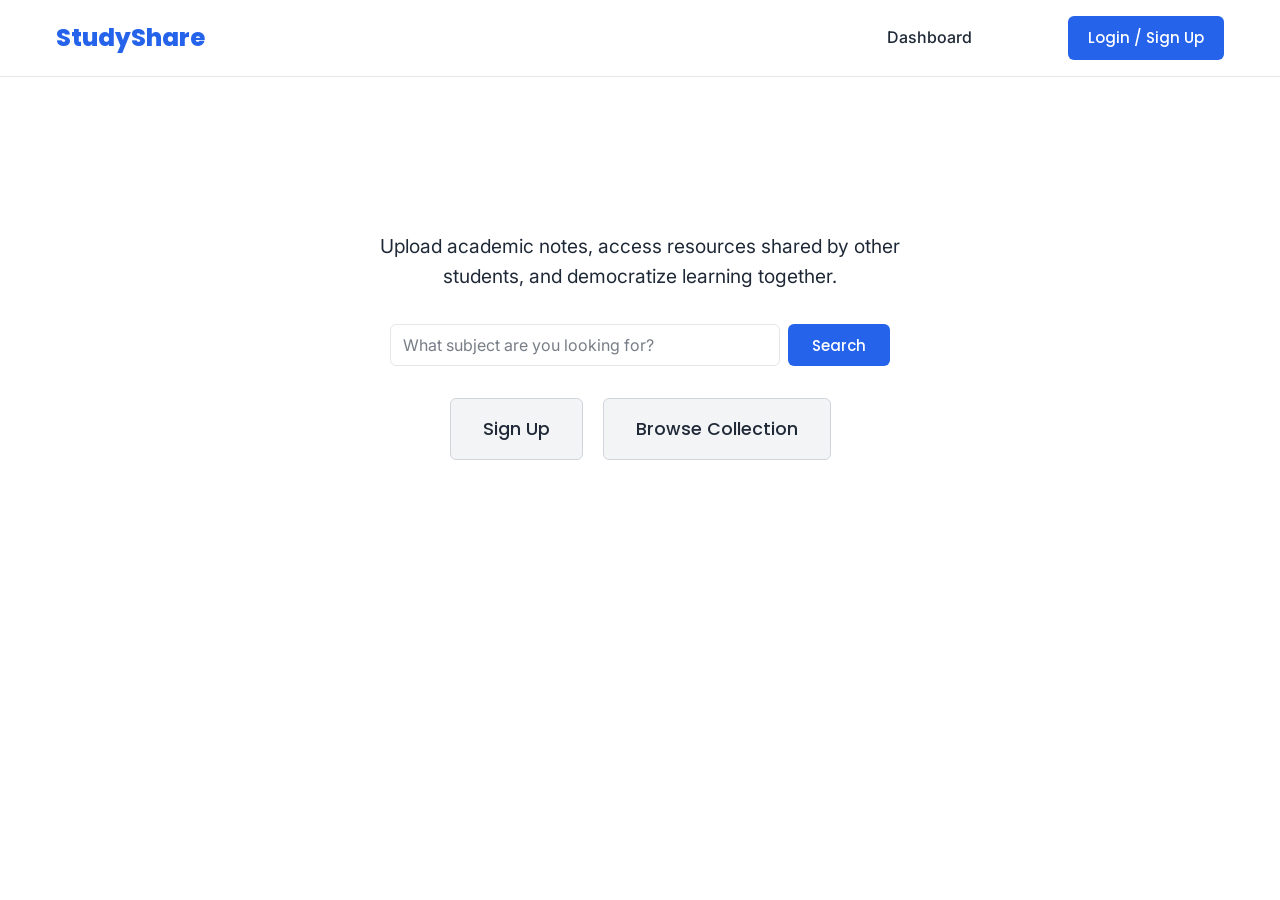
<file: index.html>
<!DOCTYPE html>
<html lang="en">

<head>
    <meta charset="UTF-8">
    <meta name="viewport" content="width=device-width, initial-scale=1.0">
    <title>StudyShare - Democratizing Learning</title>
    <link
        href="https://fonts.googleapis.com/css2?family=Inter:wght@400;500;600&family=Poppins:wght@500;600;700&display=swap"
        rel="stylesheet">
    <link rel="stylesheet" href="css/styles.css">
    <link rel="stylesheet" href="css/components.css">
    <style>
        /* Hero Section specific styles */
        .hero {
            text-align: center;
            padding: var(--spacing-2xl) 0;
            position: relative;
        }

        .hero h1 {
            font-size: 3rem;
            margin-bottom: var(--spacing-md);
            background: linear-gradient(135deg, var(--color-primary), var(--color-secondary));
            background-clip: text;
            -webkit-background-clip: text;
            -webkit-text-fill-color: transparent;
        }

        .hero p {
            font-size: 1.2rem;
            color: var(--color-text-muted);
            max-width: 600px;
            margin: 0 auto var(--spacing-xl);
        }

        .hero-stats {
            display: flex;
            justify-content: center;
            gap: var(--spacing-2xl);
            margin-top: var(--spacing-xl);
        }

        .stat-item h3 {
            font-size: 2rem;
            color: var(--color-primary);
            margin-bottom: 0;
        }

        /* Dashboard specific */
        .dashboard-header {
            display: flex;
            justify-content: space-between;
            align-items: center;
            margin-bottom: var(--spacing-xl);
            flex-wrap: wrap;
            gap: var(--spacing-md);
        }

        .search-bar {
            display: flex;
            gap: var(--spacing-sm);
            flex: 1;
            max-width: 500px;
        }

        .filters {
            display: flex;
            gap: var(--spacing-sm);
        }
    </style>
</head>

<body>

    <nav class="navbar">
        <div class="nav-container">
            <a href="index.html" class="brand">StudyShare</a>
            <button class="nav-toggle" id="navToggle">☰</button>
            <ul class="nav-links" id="navLinks">
                <li><a href="dashboard.html" class="nav-link">Dashboard</a></li>
                <li><a href="upload.html" id="nav-upload" class="btn btn-secondary hidden">Upload Note</a></li>
                <li><a href="profile.html" id="nav-profile" class="nav-link hidden">Profile</a></li>
                <li><a href="#" id="nav-logout" class="nav-link hidden">Logout</a></li>
                <li><a href="login.html" id="nav-login" class="btn btn-primary">Login / Sign Up</a></li>
            </ul>
        </div>
    </nav>

    <main>
        <!-- Public Hero Section (shown when logged out) -->
        <section id="heroSection" class="hero">
            <h1>Community-driven note sharing.</h1>
            <p>Upload academic notes, access resources shared by other students, and democratize learning together.</p>

            <div style="max-width: 500px; margin: 0 auto 2rem auto;">
                <form id="heroSearchForm" class="flex gap-sm">
                    <input type="text" id="heroSearchInput" class="form-control"
                        placeholder="What subject are you looking for?" required>
                    <button type="submit" class="btn btn-primary" style="padding: 0 1.5rem;">Search</button>
                </form>
            </div>

            <div>
                <a href="signup.html" class="btn btn-secondary" style="padding: 1rem 2rem; font-size: 1.1rem;">Sign
                    Up</a>
                <a href="dashboard.html" class="btn btn-secondary"
                    style="padding: 1rem 2rem; font-size: 1.1rem; margin-left: var(--spacing-md);">Browse Collection</a>
            </div>
        </section>
    </main>

    <script type="module" src="js/app.js"></script>
    <script type="module" src="js/auth.js"></script>
    <script>
        // Hero Search Logic
        document.addEventListener('DOMContentLoaded', () => {
            const heroSearchForm = document.getElementById('heroSearchForm');
            if (heroSearchForm) {
                heroSearchForm.addEventListener('submit', (e) => {
                    e.preventDefault();
                    const val = document.getElementById('heroSearchInput').value.trim();
                    if (val) {
                        window.location.href = `dashboard.html?search=${encodeURIComponent(val)}`;
                    } else {
                        window.location.href = 'dashboard.html';
                    }
                });
            }
        });
    </script>
</body>

</html>
</file>
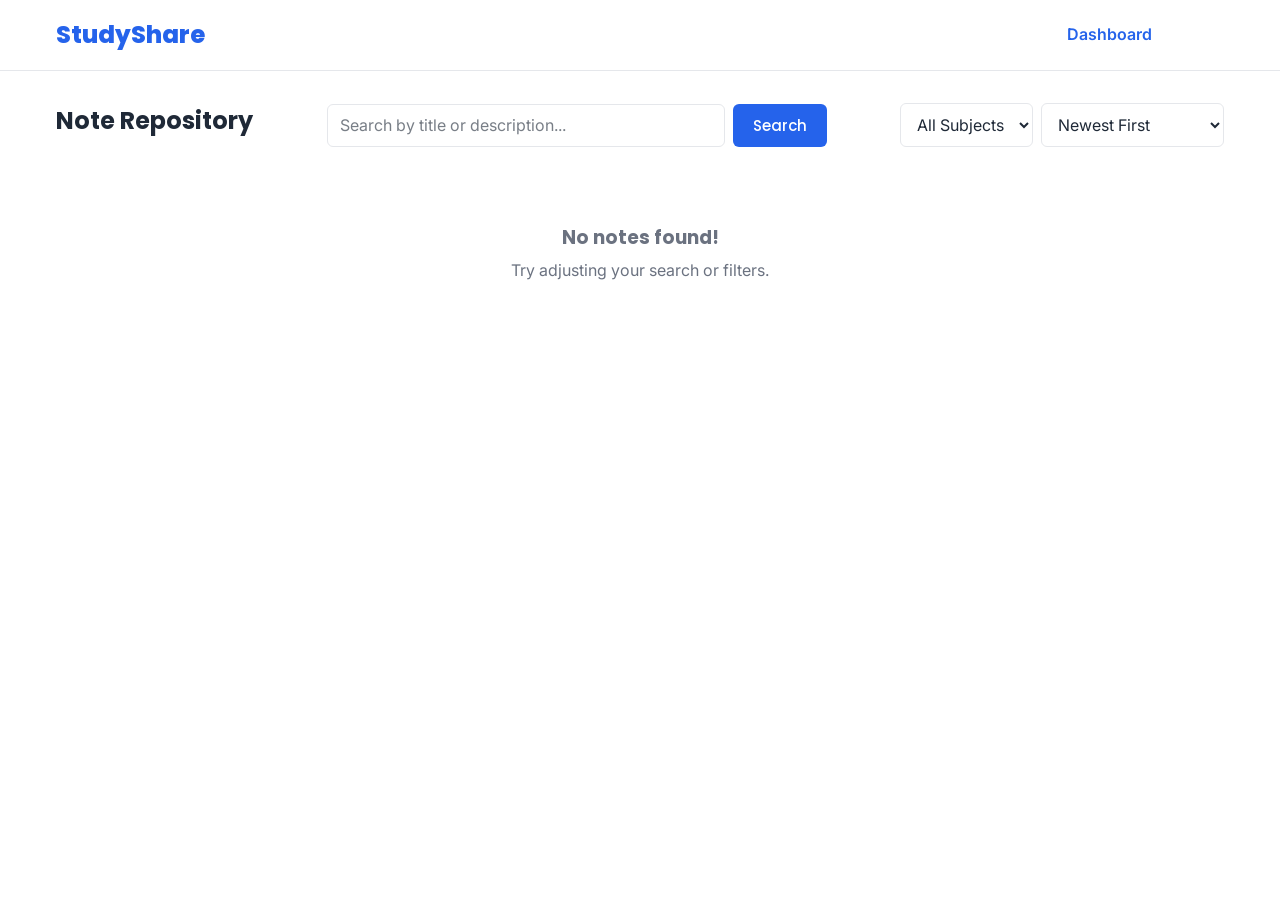
<file: dashboard.html>
<!DOCTYPE html>
<html lang="en">

<head>
    <meta charset="UTF-8">
    <meta name="viewport" content="width=device-width, initial-scale=1.0">
    <title>Dashboard - StudyShare</title>
    <link
        href="https://fonts.googleapis.com/css2?family=Inter:wght@400;500;600&family=Poppins:wght@500;600;700&display=swap"
        rel="stylesheet">
    <link rel="stylesheet" href="css/styles.css">
    <link rel="stylesheet" href="css/components.css">
    <style>
        /* Dashboard specific */
        .dashboard-header {
            display: flex;
            justify-content: space-between;
            align-items: center;
            margin-bottom: var(--spacing-xl);
            flex-wrap: wrap;
            gap: var(--spacing-md);
        }

        .search-bar {
            display: flex;
            gap: var(--spacing-sm);
            flex: 1;
            max-width: 500px;
        }

        .filters {
            display: flex;
            gap: var(--spacing-sm);
        }

        .grid-layout {
            display: grid;
            grid-template-columns: repeat(auto-fill, minmax(300px, 1fr));
            gap: var(--spacing-lg);
        }
    </style>
</head>

<body>

    <nav class="navbar">
        <div class="nav-container">
            <a href="index.html" class="brand">StudyShare</a>
            <button class="nav-toggle" id="navToggle">☰</button>
            <ul class="nav-links" id="navLinks">
                <li><a href="dashboard.html" class="nav-link"
                        style="color: var(--color-primary); font-weight: 600;">Dashboard</a></li>
                <li><a href="upload.html" id="nav-upload" class="btn btn-secondary">Upload Note</a></li>
                <li><a href="profile.html" id="nav-profile" class="nav-link">Profile</a></li>
                <li><a href="#" id="nav-logout" class="nav-link">Logout</a></li>
            </ul>
        </div>
    </nav>

    <main>
        <section id="dashboardSection">
            <div class="dashboard-header">
                <h2>Note Repository</h2>

                <div class="search-bar">
                    <input type="text" id="searchInput" class="form-control"
                        placeholder="Search by title or description...">
                    <button id="searchBtn" class="btn btn-primary">Search</button>
                </div>

                <div class="filters">
                    <select id="subjectFilter" class="form-control" style="width: auto;">
                        <option value="">All Subjects</option>
                        <option value="DSA">DSA</option>
                        <option value="Web Dev">Web Dev</option>
                        <option value="DBMS">DBMS</option>
                        <option value="OS">OS</option>
                        <option value="Math">Math</option>
                        <option value="Other">Other</option>
                    </select>

                    <select id="sortFilter" class="form-control" style="width: auto;">
                        <option value="newest">Newest First</option>
                        <option value="downloads">Most Downloaded</option>
                        <option value="alpha">A-Z</option>
                    </select>
                </div>
            </div>

            <div id="notesGallery" class="grid-layout">
                <!-- Notes Cards will be injected here via dashboard.js -->
                <p class="text-muted text-center" style="grid-column: 1/-1;">Loading notes...</p>
            </div>
        </section>
    </main>

    <script type="module" src="js/app.js"></script>
    <script type="module" src="js/auth.js"></script>
    <script type="module" src="js/dashboard.js"></script>
</body>

</html>
</file>
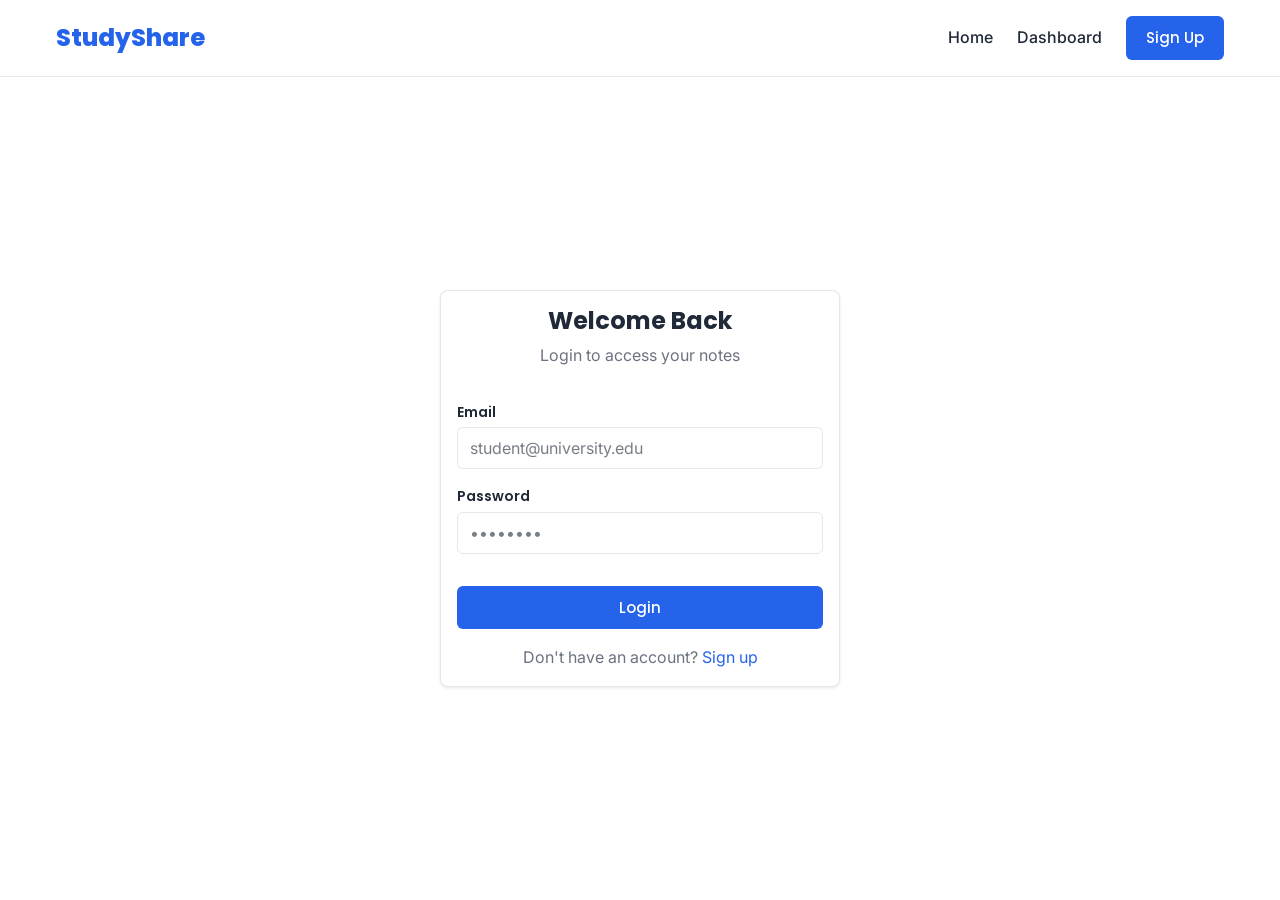
<file: login.html>
<!DOCTYPE html>
<html lang="en">

<head>
    <meta charset="UTF-8">
    <meta name="viewport" content="width=device-width, initial-scale=1.0">
    <title>Login - StudyShare</title>
    <link
        href="https://fonts.googleapis.com/css2?family=Inter:wght@400;500;600&family=Poppins:wght@500;600;700&display=swap"
        rel="stylesheet">
    <link rel="stylesheet" href="css/styles.css">
    <link rel="stylesheet" href="css/components.css">
</head>

<body>

    <nav class="navbar">
        <div class="nav-container">
            <a href="index.html" class="brand">StudyShare</a>
            <button class="nav-toggle" id="navToggle">☰</button>
            <ul class="nav-links" id="navLinks">
                <li><a href="index.html" class="nav-link">Home</a></li>
                <li><a href="dashboard.html" class="nav-link">Dashboard</a></li>
                <li><a href="signup.html" class="btn btn-primary">Sign Up</a></li>
            </ul>
        </div>
    </nav>

    <main class="auth-wrapper">
        <div class="glass-panel auth-container">
            <div class="auth-header">
                <h2>Welcome Back</h2>
                <p class="text-muted">Login to access your notes</p>
            </div>

            <form id="loginForm">
                <div class="form-group">
                    <label for="email" class="form-label">Email</label>
                    <input type="email" id="email" class="form-control" placeholder="student@university.edu" required>
                </div>

                <div class="form-group">
                    <label for="password" class="form-label">Password</label>
                    <input type="password" id="password" class="form-control" placeholder="••••••••" required>
                </div>

                <p id="loginError" class="error-message"></p>

                <button type="submit" class="btn btn-primary btn-block mt-md">Login</button>
            </form>

            <div class="text-center mt-md">
                <p class="text-muted">Don't have an account? <a href="signup.html">Sign up</a></p>
            </div>
        </div>
    </main>

    <script type="module" src="js/app.js"></script>
    <script type="module" src="js/auth.js"></script>
</body>

</html>
</file>
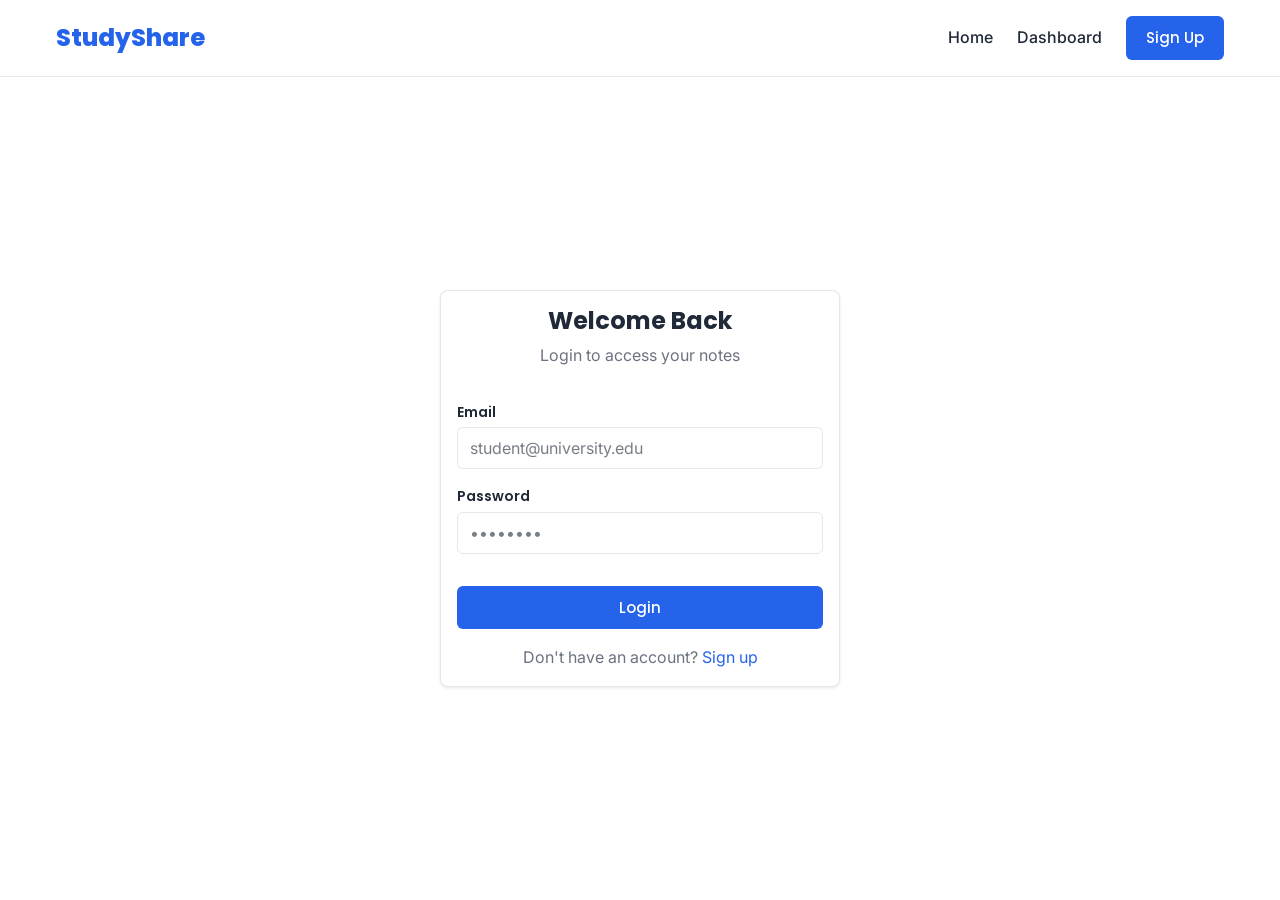
<file: profile.html>
<!DOCTYPE html>
<html lang="en">

<head>
    <meta charset="UTF-8">
    <meta name="viewport" content="width=device-width, initial-scale=1.0">
    <title>Your Profile - StudyShare</title>
    <link
        href="https://fonts.googleapis.com/css2?family=Inter:wght@400;500;600&family=Poppins:wght@500;600;700&display=swap"
        rel="stylesheet">
    <link rel="stylesheet" href="css/styles.css">
    <link rel="stylesheet" href="css/components.css">
    <style>
        .profile-grid {
            display: grid;
            grid-template-columns: 1fr;
            gap: var(--spacing-xl);
        }

        @media (min-width: 900px) {
            .profile-grid {
                grid-template-columns: 2fr 1fr;
            }
        }

        .list-group {
            list-style: none;
            padding: 0;
            margin: 0;
        }

        .list-group-item {
            padding: var(--spacing-sm) 0;
            border-bottom: 1px solid var(--glass-border);
            display: flex;
            justify-content: space-between;
            align-items: center;
        }

        .list-group-item:last-child {
            border-bottom: none;
        }
    </style>
</head>

<body>

    <nav class="navbar">
        <div class="nav-container">
            <a href="index.html" class="brand">StudyShare</a>
            <button class="nav-toggle" id="navToggle">☰</button>
            <ul class="nav-links" id="navLinks">
                <li><a href="dashboard.html" class="nav-link">Dashboard</a></li>
                <li><a href="upload.html" class="btn btn-secondary">Upload Note</a></li>
                <li><a href="#" id="nav-logout" class="nav-link">Logout</a></li>
            </ul>
        </div>
    </nav>

    <main>
        <div class="dashboard-header mb-xl">
            <h2>Welcome, <span id="userNameDisplay" class="text-primary">User</span></h2>
        </div>

        <div class="profile-grid">
            <!-- Main Content Area -->
            <div class="flex-col gap-xl">

                <!-- Uploaded Notes (Singly Linked List) -->
                <section class="glass-panel">
                    <div class="flex justify-between items-center mb-md">
                        <h3>My Uploaded Notes</h3>
                        <span class="text-muted" style="font-size: 0.85rem;">[Data Structure: Singly Linked List]</span>
                    </div>
                    <div id="myNotesGallery" class="grid-layout">
                        <p class="text-muted">Loading your notes...</p>
                    </div>
                </section>

                <!-- Download Queue (Circular Queue) -->
                <section class="glass-panel">
                    <div class="flex justify-between items-center mb-md">
                        <h3>Download Queue</h3>
                        <span class="text-muted" style="font-size: 0.85rem;">[Data Structure: Circular Queue]</span>
                    </div>
                    <p class="text-muted mb-sm">Items pending processing limit (mock simulation):</p>
                    <ul id="downloadQueueList" class="list-group mb-md">
                        <li class="list-group-item">
                            <p class="text-muted">Queue is empty</p>
                        </li>
                    </ul>
                    <button id="processQueueBtn" class="btn btn-primary btn-sm">Process Next</button>
                </section>

            </div>

            <!-- Sidebar Area -->
            <div class="flex-col gap-xl">

                <!-- Search History (Stack) -->
                <section class="glass-panel">
                    <div class="flex justify-between items-center mb-md">
                        <h3>Search History</h3>
                        <span class="text-muted" style="font-size: 0.85rem;">[ADT: Stack]</span>
                    </div>
                    <ul id="searchHistoryList" class="list-group mb-sm">
                        <li class="list-group-item">
                            <p class="text-muted">No recent searches</p>
                        </li>
                    </ul>
                    <button id="undoSearchBtn" class="btn btn-secondary btn-sm btn-block mt-sm">Undo Last
                        Search</button>
                </section>

                <!-- Trending Notes (Max Heap) -->
                <section class="glass-panel">
                    <div class="flex justify-between items-center mb-md">
                        <h3>Global Trending</h3>
                        <span class="text-muted" style="font-size: 0.85rem;">[ADT: Max Heap]</span>
                    </div>
                    <ul id="trendingList" class="list-group">
                        <li class="list-group-item text-muted">Loading trending...</li>
                    </ul>
                </section>

                <!-- Recent Global (Doubly Linked List) -->
                <section class="glass-panel">
                    <div class="flex justify-between items-center mb-md">
                        <h3>Recently Added</h3>
                        <span class="text-muted" style="font-size: 0.85rem;">[DS: Doubly Linked List]</span>
                    </div>
                    <ul id="recentList" class="list-group">
                        <li class="list-group-item text-muted">Loading recent...</li>
                    </ul>
                </section>

            </div>
        </div>
    </main>

    <script type="module" src="js/app.js"></script>
    <script type="module" src="js/auth.js"></script>
    <script type="module" src="js/profile.js"></script>
</body>

</html>
</file>
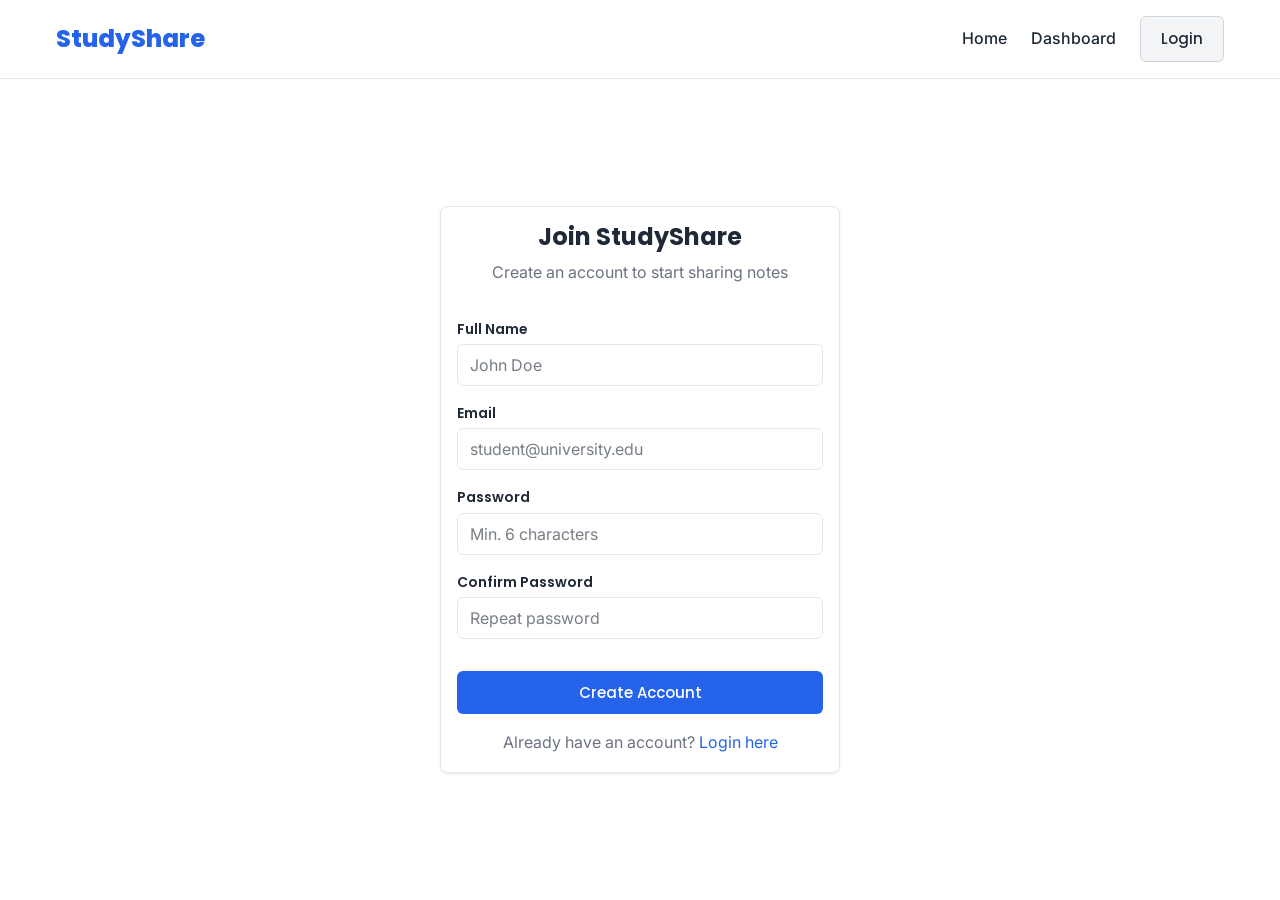
<file: signup.html>
<!DOCTYPE html>
<html lang="en">

<head>
    <meta charset="UTF-8">
    <meta name="viewport" content="width=device-width, initial-scale=1.0">
    <title>Sign Up - StudyShare</title>
    <link
        href="https://fonts.googleapis.com/css2?family=Inter:wght@400;500;600&family=Poppins:wght@500;600;700&display=swap"
        rel="stylesheet">
    <link rel="stylesheet" href="css/styles.css">
    <link rel="stylesheet" href="css/components.css">
</head>

<body>

    <nav class="navbar">
        <div class="nav-container">
            <a href="index.html" class="brand">StudyShare</a>
            <button class="nav-toggle" id="navToggle">☰</button>
            <ul class="nav-links" id="navLinks">
                <li><a href="index.html" class="nav-link">Home</a></li>
                <li><a href="dashboard.html" class="nav-link">Dashboard</a></li>
                <li><a href="login.html" class="btn btn-secondary">Login</a></li>
            </ul>
        </div>
    </nav>

    <main class="auth-wrapper">
        <div class="glass-panel auth-container">
            <div class="auth-header">
                <h2>Join StudyShare</h2>
                <p class="text-muted">Create an account to start sharing notes</p>
            </div>

            <form id="signupForm">
                <div class="form-group">
                    <label for="name" class="form-label">Full Name</label>
                    <input type="text" id="name" class="form-control" placeholder="John Doe" required>
                </div>

                <div class="form-group">
                    <label for="email" class="form-label">Email</label>
                    <input type="email" id="email" class="form-control" placeholder="student@university.edu" required>
                </div>

                <div class="form-group">
                    <label for="password" class="form-label">Password</label>
                    <input type="password" id="password" class="form-control" placeholder="Min. 6 characters"
                        minlength="6" required>
                </div>

                <div class="form-group">
                    <label for="confirmPassword" class="form-label">Confirm Password</label>
                    <input type="password" id="confirmPassword" class="form-control" placeholder="Repeat password"
                        minlength="6" required>
                </div>

                <p id="signupError" class="error-message"></p>

                <button type="submit" class="btn btn-primary btn-block mt-md">Create Account</button>
            </form>

            <div class="text-center mt-md">
                <p class="text-muted">Already have an account? <a href="login.html">Login here</a></p>
            </div>
        </div>
    </main>

    <script type="module" src="js/app.js"></script>
    <script type="module" src="js/auth.js"></script>
</body>

</html>
</file>
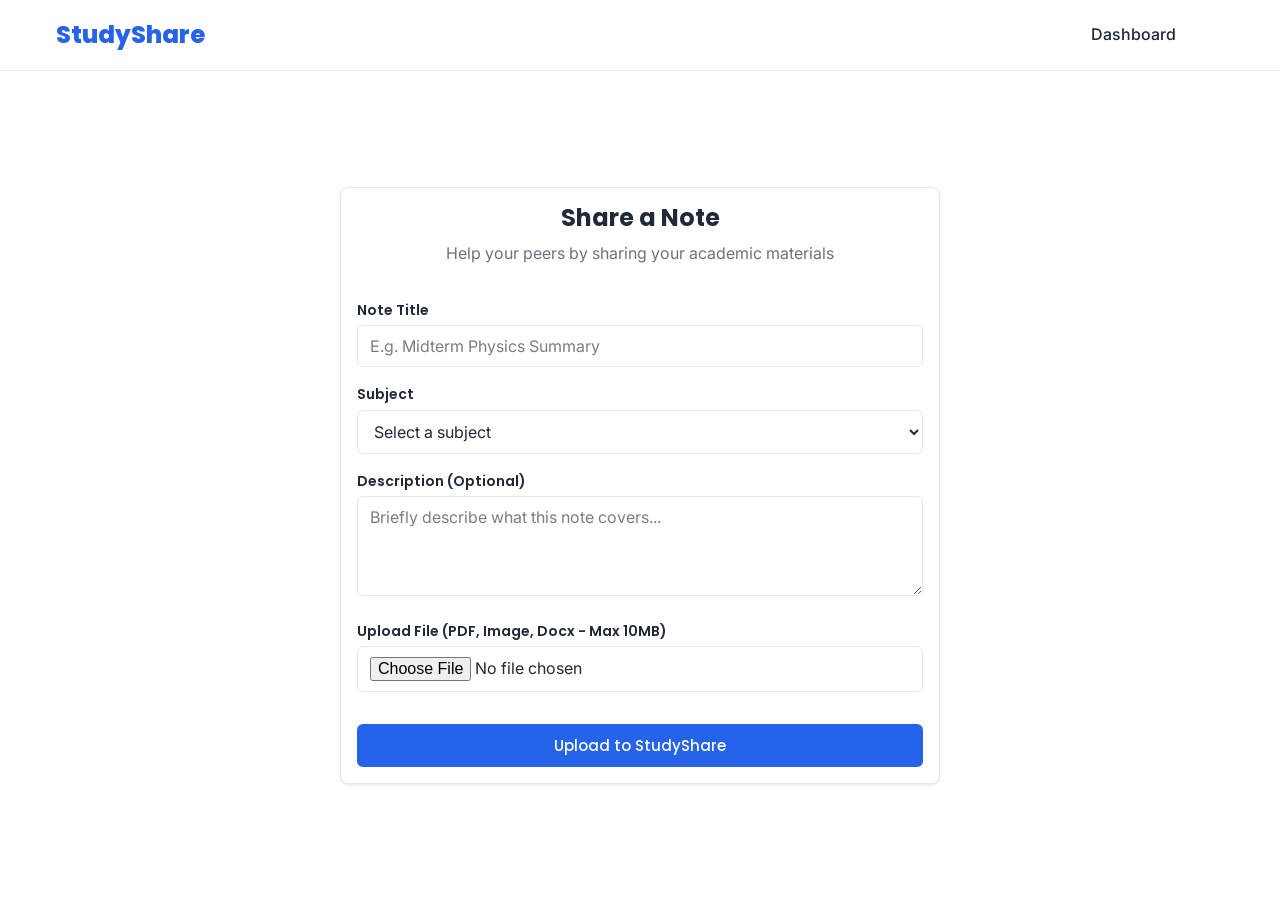
<file: upload.html>
<!DOCTYPE html>
<html lang="en">

<head>
    <meta charset="UTF-8">
    <meta name="viewport" content="width=device-width, initial-scale=1.0">
    <title>Upload Note - StudyShare</title>
    <link
        href="https://fonts.googleapis.com/css2?family=Inter:wght@400;500;600&family=Poppins:wght@500;600;700&display=swap"
        rel="stylesheet">
    <link rel="stylesheet" href="css/styles.css">
    <link rel="stylesheet" href="css/components.css">
</head>

<body>

    <nav class="navbar">
        <div class="nav-container">
            <a href="index.html" class="brand">StudyShare</a>
            <button class="nav-toggle" id="navToggle">☰</button>
            <ul class="nav-links" id="navLinks">
                <li><a href="dashboard.html" class="nav-link">Dashboard</a></li>
                <li><a href="profile.html" id="nav-profile" class="nav-link">Profile</a></li>
                <li><a href="#" id="nav-logout" class="nav-link">Logout</a></li>
            </ul>
        </div>
    </nav>

    <main class="auth-wrapper">
        <div class="glass-panel auth-container" style="max-width: 600px;">
            <div class="auth-header">
                <h2>Share a Note</h2>
                <p class="text-muted">Help your peers by sharing your academic materials</p>
            </div>

            <form id="uploadForm">
                <div class="form-group">
                    <label for="noteTitle" class="form-label">Note Title</label>
                    <input type="text" id="noteTitle" class="form-control" placeholder="E.g. Midterm Physics Summary"
                        required>
                </div>

                <div class="form-group">
                    <label for="noteSubject" class="form-label">Subject</label>
                    <select id="noteSubject" class="form-control" required>
                        <option value="" disabled selected>Select a subject</option>
                        <option value="DSA">Data Structures & Algorithms</option>
                        <option value="Web Dev">Web Development</option>
                        <option value="DBMS">Database Management</option>
                        <option value="OS">Operating Systems</option>
                        <option value="Math">Mathematics</option>
                        <option value="Other">Other</option>
                    </select>
                </div>

                <div class="form-group">
                    <label for="noteDesc" class="form-label">Description (Optional)</label>
                    <textarea id="noteDesc" class="form-control"
                        placeholder="Briefly describe what this note covers..."></textarea>
                </div>

                <div class="form-group">
                    <label for="noteFile" class="form-label">Upload File (PDF, Image, Docx - Max 10MB)</label>
                    <input type="file" id="noteFile" class="form-control" accept=".pdf,.png,.jpg,.jpeg,.docx" required>
                </div>

                <p id="uploadError" class="error-message"></p>

                <button type="submit" id="uploadBtn" class="btn btn-primary btn-block mt-md">Upload to
                    StudyShare</button>
            </form>
        </div>
    </main>

    <script type="module" src="js/app.js"></script>
    <script type="module" src="js/auth.js"></script>
    <script type="module" src="js/upload.js"></script>
</body>

</html>
</file>
<file: css/styles.css>
/* Global Variables & Reset */
:root {
    /* Primary Colors */
    --color-primary: #2563EB;
    --color-primary-dark: #1D4ED8;
    --color-primary-darker: #1E40AF;
    --color-primary-light: #EEF2FF;

    /* Secondary Colors */
    --color-success: #10B981;
    --color-success-dark: #059669;
    --color-success-light: #ECFDF5;

    /* Neutral Colors */
    --color-text: #1F2937;
    --color-text-secondary: #6B7280;
    --color-text-light: #9CA3AF;
    --color-bg: #FFFFFF;
    --color-bg-light: #F9FAFB;
    --color-bg-lighter: #F3F4F6;
    --color-border: #E5E7EB;
    --color-border-light: #D1D5DB;

    /* States */
    --color-danger: #EF4444;
    --color-danger-hover: #DC2626;
    --color-error: #EF4444;
    --color-error-light: #FEF2F2;
    --color-info: #2563EB;
    --color-info-light: #EFF6FF;

    /* Typography */
    --font-base: 'Inter', -apple-system, BlinkMacSystemFont, "Segoe UI", Roboto, sans-serif;
    --font-heading: 'Poppins', var(--font-base);

    /* Spacing */
    --spacing-xs: 4px;
    --spacing-sm: 8px;
    --spacing-md: 16px;
    --spacing-lg: 24px;
    --spacing-xl: 32px;
    --spacing-2xl: 48px;

    /* Border Radius */
    --radius-sm: 4px;
    --radius-md: 6px;
    --radius-lg: 8px;
    --radius-full: 9999px;

    /* Standard modern shadow instead of glass */
    --box-shadow: 0 1px 3px rgba(0, 0, 0, 0.1);
    --box-shadow-hover: 0 4px 6px rgba(0, 0, 0, 0.1);

    /* Transitions */
    --transition-fast: 150ms ease;
    --transition-normal: 300ms ease;
}

/* Removed Dark Theme overrides to keep it strictly based on the Guide */

/* Base Styles */
* {
    margin: 0;
    padding: 0;
    box-sizing: border-box;
}

body {
    font-family: var(--font-base);
    background-color: var(--color-bg);
    color: var(--color-text);
    line-height: 1.6;
    -webkit-font-smoothing: antialiased;
    min-height: 100vh;
    display: flex;
    flex-direction: column;
    transition: background-color var(--transition-normal), color var(--transition-normal);
    position: relative;
    overflow-x: hidden;
}

/* Removed Background blob effects for aesthetic to stay clean and professional */

h1,
h2,
h3,
h4,
h5,
h6 {
    font-family: var(--font-heading);
    font-weight: 700;
    line-height: 1.2;
    margin-bottom: var(--spacing-sm);
    color: var(--color-text);
}

a {
    color: var(--color-primary);
    text-decoration: none;
    transition: color var(--transition-fast);
}

a:hover {
    color: var(--color-primary-hover);
}

img {
    max-width: 100%;
    height: auto;
    display: block;
}

main {
    flex: 1;
    width: 100%;
    max-width: 1200px;
    margin: 0 auto;
    padding: var(--spacing-xl) var(--spacing-md);
}

/* Utilities */
.text-center {
    text-align: center;
}

.text-primary {
    color: var(--color-primary);
}

.text-muted {
    color: var(--color-text-secondary);
}

.mt-sm {
    margin-top: var(--spacing-sm);
}

.mt-md {
    margin-top: var(--spacing-md);
}

.mt-lg {
    margin-top: var(--spacing-lg);
}

.mt-xl {
    margin-top: var(--spacing-xl);
}

.mb-sm {
    margin-bottom: var(--spacing-sm);
}

.mb-md {
    margin-bottom: var(--spacing-md);
}

.mb-lg {
    margin-bottom: var(--spacing-lg);
}

.hidden {
    display: none !important;
}
</file>
<file: css/components.css>
/* Reusable Components */

/* Layout & Cards (Former Glassmorphism) */
.glass-panel {
    background: var(--color-bg);
    border: 1px solid var(--color-border);
    box-shadow: var(--box-shadow);
    border-radius: var(--radius-lg);
    padding: var(--spacing-md);
    transition: box-shadow var(--transition-fast);
}

.glass-panel:hover {
    box-shadow: var(--box-shadow-hover);
}

/* Container */
.container {
    width: 100%;
    max-width: 1200px;
    margin: 0 auto;
    padding: 0 var(--spacing-md);
}

/* Navigation Bar */
.navbar {
    position: sticky;
    top: 0;
    z-index: 100;
    padding: var(--spacing-md) 0;
    background: var(--color-bg);
    border-bottom: 1px solid var(--color-border);
}

.nav-container {
    display: flex;
    justify-content: space-between;
    align-items: center;
    max-width: 1200px;
    margin: 0 auto;
    padding: 0 var(--spacing-md);
}

.brand {
    font-family: var(--font-heading);
    font-size: 1.5rem;
    font-weight: 800;
    color: var(--color-primary);
    display: flex;
    align-items: center;
    gap: var(--spacing-sm);
    text-decoration: none;
}

.nav-links {
    display: flex;
    align-items: center;
    gap: var(--spacing-lg);
    list-style: none;
}

.nav-link {
    color: var(--color-text);
    font-weight: 500;
    transition: color var(--transition-fast);
    cursor: pointer;
}

.nav-link:hover {
    color: var(--color-primary);
}

.nav-toggle {
    display: none;
    background: none;
    border: none;
    font-size: 1.5rem;
    color: var(--color-text);
    cursor: pointer;
}

/* Buttons */
.btn {
    display: inline-flex;
    align-items: center;
    justify-content: center;
    gap: var(--spacing-sm);
    padding: 10px 20px;
    border-radius: var(--radius-md);
    font-weight: 500;
    font-size: 15px;
    font-family: var(--font-heading);
    cursor: pointer;
    transition: all var(--transition-fast);
    border: none;
    text-decoration: none;
}

.btn:active {
    transform: scale(0.98);
}

.btn-primary {
    background: var(--color-primary);
    color: white;
}

.btn-primary:hover {
    background: var(--color-primary-dark);
    color: white;
}

.btn-secondary {
    background: var(--color-bg-lighter);
    color: var(--color-text);
    border: 1px solid var(--color-border-light);
}

.btn-secondary:hover {
    background: var(--color-border);
}

.btn-success {
    background: var(--color-success);
    color: white;
}

.btn-success:hover {
    background: var(--color-success-dark);
}

.btn-danger {
    background: var(--color-danger);
    color: white;
}

.btn-danger:hover {
    background: var(--color-danger-hover);
}

.btn-icon {
    padding: 0.5rem;
    border-radius: var(--radius-full);
    background: transparent;
    color: var(--color-text);
    border: none;
}

.btn-icon:hover {
    background: rgba(0, 0, 0, 0.05);
}

[data-theme="dark"] .btn-icon:hover {
    background: rgba(255, 255, 255, 0.1);
}

.btn-block {
    width: 100%;
}

/* Forms */
.form-group {
    margin-bottom: var(--spacing-md);
    text-align: left;
}

.form-label {
    display: block;
    font-size: 14px;
    font-weight: 600;
    font-family: var(--font-heading);
    margin-bottom: var(--spacing-xs);
    color: var(--color-text);
}

.form-control {
    width: 100%;
    padding: 10px 12px;
    border-radius: var(--radius-md);
    border: 1px solid var(--color-border);
    background-color: var(--color-bg);
    color: var(--color-text);
    font-family: var(--font-base);
    font-size: 16px;
    transition: all var(--transition-fast);
}

.form-control:focus {
    outline: none;
    border: 2px solid var(--color-primary);
    background-color: var(--color-info-light);
    padding: 9px 11px;
    /* Offset the 2px border so it doesnt shift layout */
}

.form-control::placeholder {
    color: var(--color-text-muted);
    opacity: 0.6;
}

textarea.form-control {
    resize: vertical;
    min-height: 100px;
}

/* Auth Container Form Layout */
.auth-wrapper {
    display: flex;
    align-items: center;
    justify-content: center;
    min-height: calc(100vh - 150px);
}

.auth-container {
    width: 100%;
    max-width: 400px;
}

.auth-header {
    text-align: center;
    margin-bottom: var(--spacing-xl);
}

/* Alerts & Messages */
.error-message {
    color: var(--color-danger);
    font-size: 14px;
    margin-top: var(--spacing-xs);
    display: none;
}

.error-message.show {
    display: block;
}

.alert {
    padding: 12px 16px;
    border-radius: var(--radius-sm);
    margin-bottom: var(--spacing-md);
}

.alert-success {
    background-color: var(--color-success-light);
    color: var(--color-success-dark);
    border-left: 4px solid var(--color-success);
}

.alert-error {
    background-color: var(--color-error-light);
    color: #7F1D1D;
    border-left: 4px solid var(--color-error);
}

/* Badges */
[class^="badge-"] {
    background-color: var(--color-primary-light);
    color: var(--color-primary);
    padding: 6px 12px;
    border-radius: var(--radius-full);
    font-size: 12px;
    font-weight: 600;
    display: inline-block;
}

/* Utilities */
.flex {
    display: flex;
}

.flex-col {
    flex-direction: column;
}

.items-center {
    align-items: center;
}

.justify-center {
    justify-content: center;
}

.justify-between {
    justify-content: space-between;
}

.gap-sm {
    gap: var(--spacing-sm);
}

.gap-md {
    gap: var(--spacing-md);
}

/* Responsive */
@media (max-width: 768px) {
    .nav-links {
        display: none;
        position: absolute;
        top: 100%;
        left: 0;
        width: 100%;
        background: var(--color-bg-alt);
        flex-direction: column;
        padding: var(--spacing-md);
        border-bottom: 1px solid var(--color-border);
        box-shadow: 0 4px 6px -1px rgba(0, 0, 0, 0.1);
    }

    .nav-links.active {
        display: flex;
    }

    .nav-toggle {
        display: block;
    }
}
</file>
